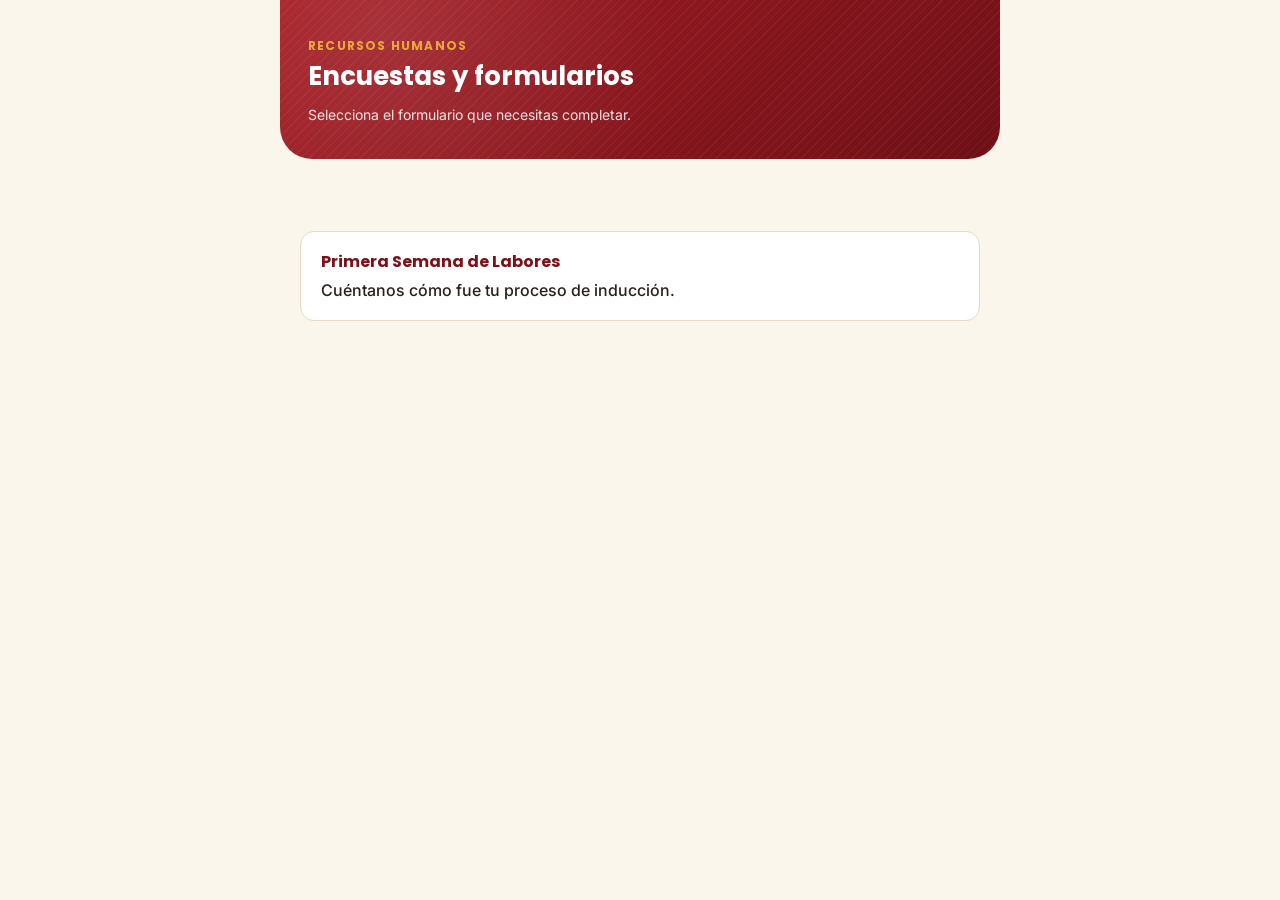
<file: index.html>
<!DOCTYPE html>
<html lang="es">
<head>
<meta charset="UTF-8">
<meta name="viewport" content="width=device-width, initial-scale=1.0">
<title>Recursos Humanos — Encuestas</title>
<link rel="stylesheet" href="styles.css">
<style>
  .links { display: flex; flex-direction: column; gap: 12px; margin-top: 24px; }
  .links a {
    display: block; background: var(--color-surface); border: 1px solid var(--color-border);
    border-radius: var(--radius); padding: 18px 20px; text-decoration: none; color: var(--color-text);
    font-weight: 500;
  }
  .links a:hover { border-color: var(--color-primary); }
  .links a span { display: block; font-family: var(--font-display); font-weight: 700; color: var(--color-primary-dark); margin-bottom: 4px; }
</style>
</head>
<body>
<main class="page">
  <div class="brand-banner">
    <p class="eyebrow">Recursos Humanos</p>
    <h1>Encuestas y formularios</h1>
    <p>Selecciona el formulario que necesitas completar.</p>
  </div>
  <div style="height: 24px;"></div>
  <div class="links">
    <a href="primera-semana-labores.html">
      <span>Primera Semana de Labores</span>
      Cuéntanos cómo fue tu proceso de inducción.
    </a>
  </div>
</main>
</body>
</html>
</file>
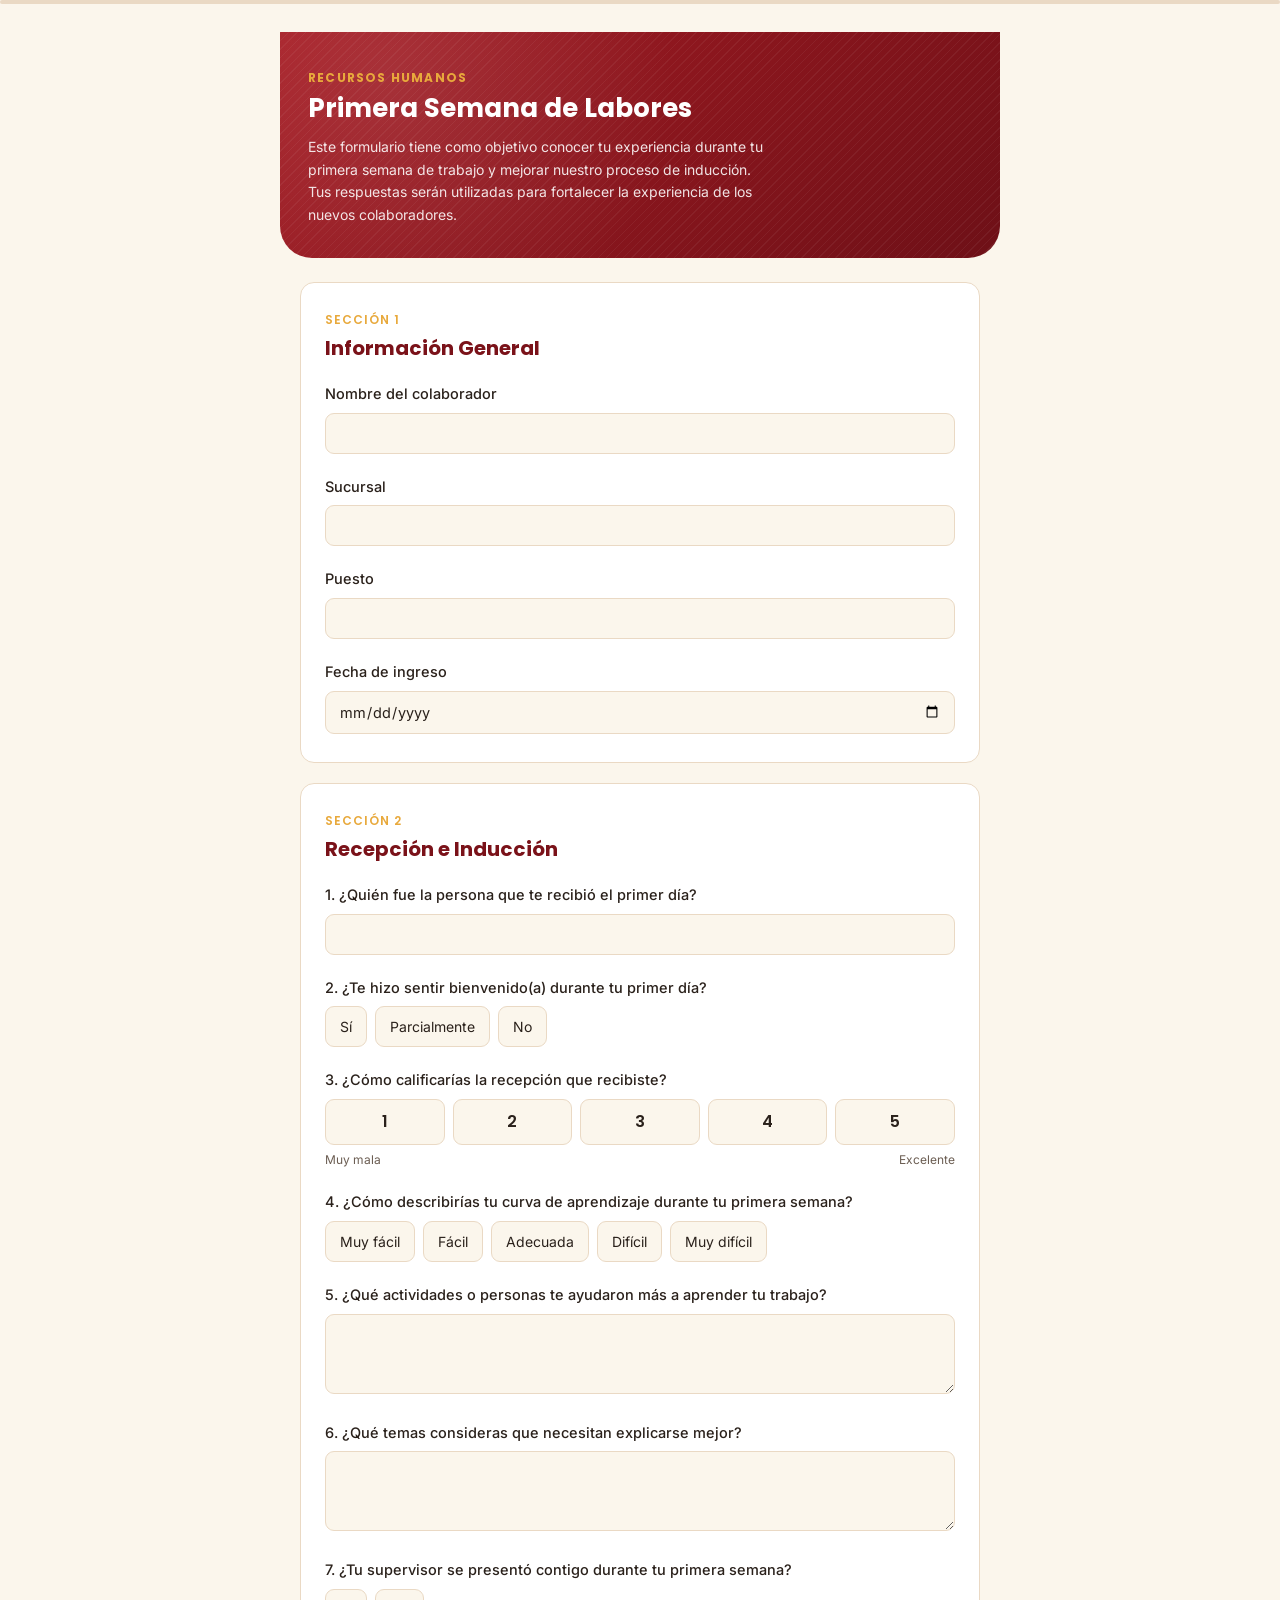
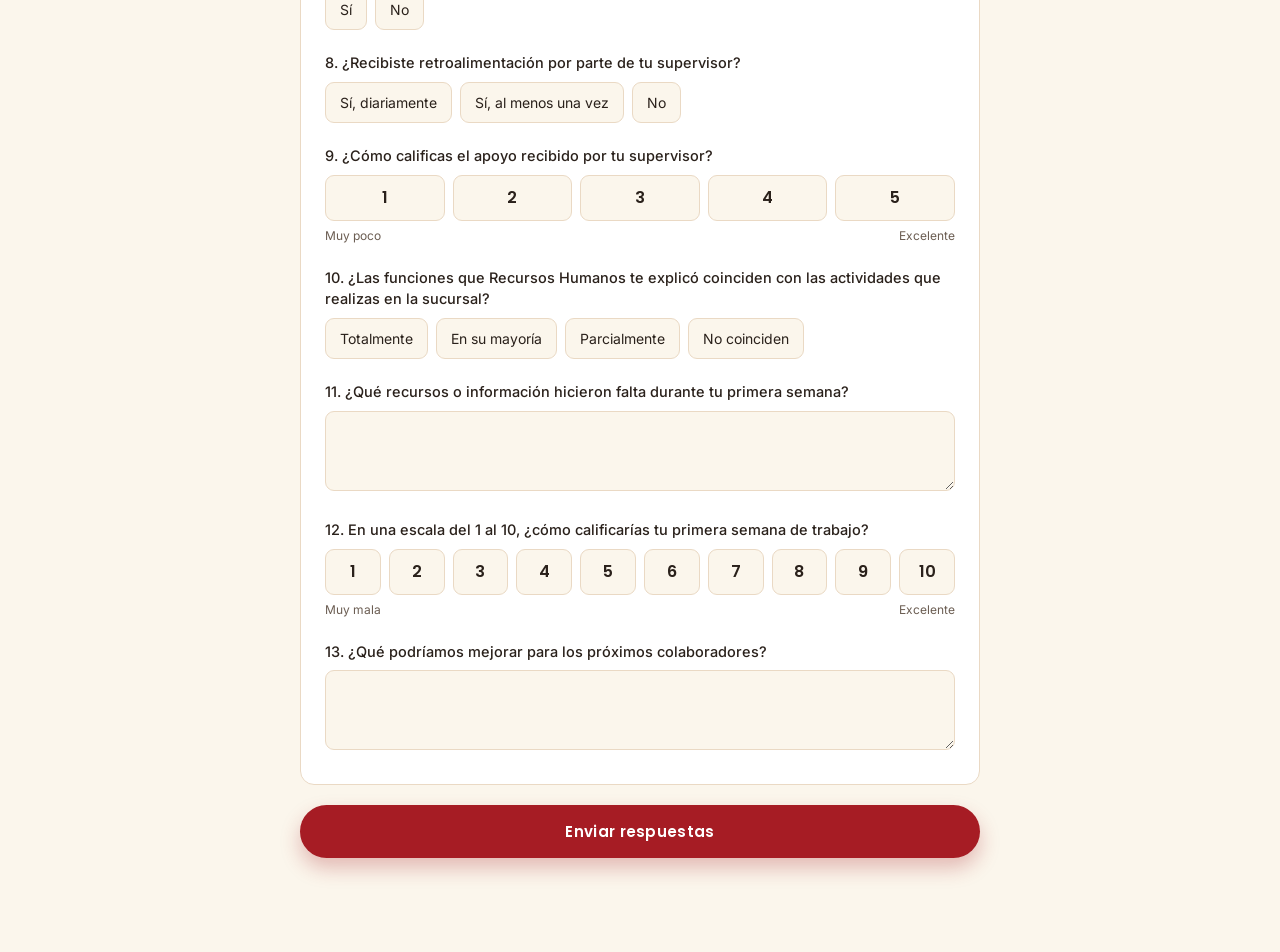
<file: primera-semana-labores.html>
<!DOCTYPE html>
<html lang="es">
<head>
<meta charset="UTF-8">
<meta name="viewport" content="width=device-width, initial-scale=1.0">
<title>Primera Semana de Labores — Encuesta RRHH</title>
<link rel="stylesheet" href="styles.css">
</head>
<body>

<div class="progress-track"><div class="progress-fill" id="progressFill"></div></div>

<main class="page">

  <div id="formView">
    <div class="brand-banner">
      <p class="eyebrow">Recursos Humanos</p>
      <h1>Primera Semana de Labores</h1>
      <p>Este formulario tiene como objetivo conocer tu experiencia durante tu primera semana de trabajo y mejorar nuestro proceso de inducción. Tus respuestas serán utilizadas para fortalecer la experiencia de los nuevos colaboradores.</p>
    </div>

    <form id="surveyForm">

      <section class="section">
        <span class="section-label">Sección 1</span>
        <h2>Información General</h2>

        <div class="field">
          <label class="q" for="nombre">Nombre del colaborador</label>
          <input type="text" id="nombre" name="nombre" required>
        </div>

        <div class="field">
          <label class="q" for="sucursal">Sucursal</label>
          <input type="text" id="sucursal" name="sucursal" required>
        </div>

        <div class="field">
          <label class="q" for="puesto">Puesto</label>
          <input type="text" id="puesto" name="puesto" required>
        </div>

        <div class="field">
          <label class="q" for="fechaIngreso">Fecha de ingreso</label>
          <input type="date" id="fechaIngreso" name="fechaIngreso" required>
        </div>
      </section>

      <section class="section">
        <span class="section-label">Sección 2</span>
        <h2>Recepción e Inducción</h2>

        <div class="field">
          <label class="q" for="quienRecibio">1. ¿Quién fue la persona que te recibió el primer día?</label>
          <input type="text" id="quienRecibio" name="quienRecibio" required>
        </div>

        <div class="field">
          <label class="q">2. ¿Te hizo sentir bienvenido(a) durante tu primer día?</label>
          <div class="options">
            <label><input type="radio" name="bienvenido" value="Sí" required><span>Sí</span></label>
            <label><input type="radio" name="bienvenido" value="Parcialmente"><span>Parcialmente</span></label>
            <label><input type="radio" name="bienvenido" value="No"><span>No</span></label>
          </div>
        </div>

        <div class="field">
          <label class="q">3. ¿Cómo calificarías la recepción que recibiste?</label>
          <div class="scale">
            <label><input type="radio" name="calificacionRecepcion" value="1" required><span>1</span></label>
            <label><input type="radio" name="calificacionRecepcion" value="2"><span>2</span></label>
            <label><input type="radio" name="calificacionRecepcion" value="3"><span>3</span></label>
            <label><input type="radio" name="calificacionRecepcion" value="4"><span>4</span></label>
            <label><input type="radio" name="calificacionRecepcion" value="5"><span>5</span></label>
          </div>
          <div class="scale-caption"><span>Muy mala</span><span>Excelente</span></div>
        </div>

        <div class="field">
          <label class="q">4. ¿Cómo describirías tu curva de aprendizaje durante tu primera semana?</label>
          <div class="options">
            <label><input type="radio" name="curvaAprendizaje" value="Muy fácil" required><span>Muy fácil</span></label>
            <label><input type="radio" name="curvaAprendizaje" value="Fácil"><span>Fácil</span></label>
            <label><input type="radio" name="curvaAprendizaje" value="Adecuada"><span>Adecuada</span></label>
            <label><input type="radio" name="curvaAprendizaje" value="Difícil"><span>Difícil</span></label>
            <label><input type="radio" name="curvaAprendizaje" value="Muy difícil"><span>Muy difícil</span></label>
          </div>
        </div>

        <div class="field">
          <label class="q" for="actividadesAyuda">5. ¿Qué actividades o personas te ayudaron más a aprender tu trabajo?</label>
          <textarea id="actividadesAyuda" name="actividadesAyuda"></textarea>
        </div>

        <div class="field">
          <label class="q" for="temasExplicarMejor">6. ¿Qué temas consideras que necesitan explicarse mejor?</label>
          <textarea id="temasExplicarMejor" name="temasExplicarMejor"></textarea>
        </div>

        <div class="field">
          <label class="q">7. ¿Tu supervisor se presentó contigo durante tu primera semana?</label>
          <div class="options">
            <label><input type="radio" name="supervisorPresento" value="Sí" required><span>Sí</span></label>
            <label><input type="radio" name="supervisorPresento" value="No"><span>No</span></label>
          </div>
        </div>

        <div class="field">
          <label class="q">8. ¿Recibiste retroalimentación por parte de tu supervisor?</label>
          <div class="options">
            <label><input type="radio" name="retroalimentacion" value="Sí, diariamente" required><span>Sí, diariamente</span></label>
            <label><input type="radio" name="retroalimentacion" value="Sí, al menos una vez"><span>Sí, al menos una vez</span></label>
            <label><input type="radio" name="retroalimentacion" value="No"><span>No</span></label>
          </div>
        </div>

        <div class="field">
          <label class="q">9. ¿Cómo calificas el apoyo recibido por tu supervisor?</label>
          <div class="scale">
            <label><input type="radio" name="apoyoSupervisor" value="1" required><span>1</span></label>
            <label><input type="radio" name="apoyoSupervisor" value="2"><span>2</span></label>
            <label><input type="radio" name="apoyoSupervisor" value="3"><span>3</span></label>
            <label><input type="radio" name="apoyoSupervisor" value="4"><span>4</span></label>
            <label><input type="radio" name="apoyoSupervisor" value="5"><span>5</span></label>
          </div>
          <div class="scale-caption"><span>Muy poco</span><span>Excelente</span></div>
        </div>

        <div class="field">
          <label class="q">10. ¿Las funciones que Recursos Humanos te explicó coinciden con las actividades que realizas en la sucursal?</label>
          <div class="options">
            <label><input type="radio" name="funcionesCoinciden" value="Totalmente" required><span>Totalmente</span></label>
            <label><input type="radio" name="funcionesCoinciden" value="En su mayoría"><span>En su mayoría</span></label>
            <label><input type="radio" name="funcionesCoinciden" value="Parcialmente"><span>Parcialmente</span></label>
            <label><input type="radio" name="funcionesCoinciden" value="No coinciden"><span>No coinciden</span></label>
          </div>
          <div class="conditional" id="diferenciasWrap">
            <label class="q" for="diferencias">Si hubo diferencias, ¿cuáles fueron?</label>
            <textarea id="diferencias" name="diferencias"></textarea>
          </div>
        </div>

        <div class="field">
          <label class="q" for="recursosFaltantes">11. ¿Qué recursos o información hicieron falta durante tu primera semana?</label>
          <textarea id="recursosFaltantes" name="recursosFaltantes"></textarea>
        </div>

        <div class="field">
          <label class="q">12. En una escala del 1 al 10, ¿cómo calificarías tu primera semana de trabajo?</label>
          <div class="scale">
            <label><input type="radio" name="calificacionGeneral" value="1" required><span>1</span></label>
            <label><input type="radio" name="calificacionGeneral" value="2"><span>2</span></label>
            <label><input type="radio" name="calificacionGeneral" value="3"><span>3</span></label>
            <label><input type="radio" name="calificacionGeneral" value="4"><span>4</span></label>
            <label><input type="radio" name="calificacionGeneral" value="5"><span>5</span></label>
            <label><input type="radio" name="calificacionGeneral" value="6"><span>6</span></label>
            <label><input type="radio" name="calificacionGeneral" value="7"><span>7</span></label>
            <label><input type="radio" name="calificacionGeneral" value="8"><span>8</span></label>
            <label><input type="radio" name="calificacionGeneral" value="9"><span>9</span></label>
            <label><input type="radio" name="calificacionGeneral" value="10"><span>10</span></label>
          </div>
          <div class="scale-caption"><span>Muy mala</span><span>Excelente</span></div>
        </div>

        <div class="field">
          <label class="q" for="mejoras">13. ¿Qué podríamos mejorar para los próximos colaboradores?</label>
          <textarea id="mejoras" name="mejoras"></textarea>
        </div>
      </section>

      <button type="submit" class="submit" id="submitBtn">Enviar respuestas</button>
      <p class="status-msg" id="statusMsg"></p>
    </form>
  </div>

  <div id="confirmView" class="confirm" style="display:none;">
    <div class="brand-banner">
      <p class="eyebrow">Recursos Humanos</p>
      <h1>¡Gracias por tu tiempo!</h1>
      <p>Tus respuestas fueron enviadas correctamente y nos ayudarán a mejorar la experiencia de los próximos colaboradores.</p>
    </div>
  </div>

</main>

<script src="config.js"></script>
<script src="primera-semana-labores.js"></script>
</body>
</html>
</file>
<file: styles.css>
@import url('https://fonts.googleapis.com/css2?family=Poppins:wght@500;600;700&family=Inter:wght@400;500;600&display=swap');

:root {
  --color-bg: #FBF6EC;
  --color-surface: #FFFFFF;
  --color-primary: #A61C24;
  --color-primary-dark: #7A1219;
  --color-accent: #E8A93C;
  --color-accent-soft: #FBEFD7;
  --color-text: #2A211B;
  --color-text-soft: #6B5D52;
  --color-border: #EAD9C4;
  --color-danger: #B3492E;
  --font-display: 'Poppins', sans-serif;
  --font-body: 'Inter', sans-serif;
  --radius: 14px;
}

* { box-sizing: border-box; }

body {
  margin: 0;
  background: var(--color-bg);
  color: var(--color-text);
  font-family: var(--font-body);
  line-height: 1.5;
  -webkit-font-smoothing: antialiased;
}

.page {
  max-width: 720px;
  margin: 0 auto;
  padding: 0 20px 80px;
}

/* Banner de marca Pinulito con textura sutil — contiene el título y la descripción */
.brand-banner {
  position: relative;
  margin: 0 -20px 24px;
  padding: 36px 28px 32px;
  background-color: #8C1620;
  background-image:
    repeating-linear-gradient(135deg, rgba(255,255,255,0.05) 0px, rgba(255,255,255,0.05) 1px, transparent 1px, transparent 6px),
    radial-gradient(circle at 15% 20%, rgba(255,255,255,0.10), transparent 45%),
    linear-gradient(135deg, var(--color-primary), #6E1017);
  border-radius: 0 0 32px 32px;
}
.brand-banner .eyebrow {
  margin: 0 0 6px;
  font-family: var(--font-display);
  font-weight: 700;
  font-size: 12px;
  letter-spacing: 0.1em;
  text-transform: uppercase;
  color: var(--color-accent);
}
.brand-banner h1 {
  margin: 0 0 12px;
  font-family: var(--font-display);
  font-weight: 700;
  font-size: 26px;
  line-height: 1.2;
  color: #fff;
}
.brand-banner p {
  margin: 0;
  font-size: 14px;
  line-height: 1.6;
  color: rgba(255, 255, 255, 0.88);
  max-width: 52ch;
}
/* Barra de progreso funcional */
.progress-track {
  position: sticky;
  top: 0;
  height: 4px;
  background: var(--color-border);
  border-radius: 2px;
  margin-bottom: 28px;
  overflow: hidden;
  z-index: 10;
}
.progress-fill {
  height: 100%;
  width: 0%;
  background: var(--color-primary);
  transition: width 0.2s ease;
}

.section {
  background: var(--color-surface);
  border: 1px solid var(--color-border);
  border-radius: var(--radius);
  padding: 28px 24px;
  margin-bottom: 20px;
}

.section-label {
  font-family: var(--font-display);
  font-weight: 600;
  font-size: 12px;
  letter-spacing: 0.08em;
  text-transform: uppercase;
  color: var(--color-accent);
  display: block;
  margin-bottom: 4px;
}
.section h2 {
  font-family: var(--font-display);
  font-size: 20px;
  margin: 0 0 20px;
  color: var(--color-primary-dark);
}

.field {
  margin-bottom: 22px;
}
.field:last-child { margin-bottom: 0; }

.field label.q {
  display: block;
  font-weight: 500;
  font-size: 14.5px;
  margin-bottom: 8px;
  color: var(--color-text);
}

input[type="text"],
input[type="date"],
textarea,
select {
  width: 100%;
  font-family: var(--font-body);
  font-size: 14.5px;
  padding: 11px 13px;
  border: 1px solid var(--color-border);
  border-radius: 9px;
  background: var(--color-bg);
  color: var(--color-text);
}
textarea { min-height: 80px; resize: vertical; }
input:focus, textarea:focus, select:focus {
  outline: 2px solid var(--color-primary);
  outline-offset: 1px;
  background: var(--color-surface);
}

.options {
  display: flex;
  flex-wrap: wrap;
  gap: 8px;
}
.options label {
  border: 1px solid var(--color-border);
  border-radius: 9px;
  padding: 9px 14px;
  font-size: 14px;
  cursor: pointer;
  background: var(--color-bg);
  transition: border-color 0.15s, background 0.15s;
}
.options input { position: absolute; opacity: 0; width: 0; height: 0; }
.options input:checked + span {
  color: var(--color-primary-dark);
}
.options label:has(input:checked) {
  border-color: var(--color-primary);
  background: var(--color-accent-soft);
  font-weight: 500;
}

.scale {
  display: flex;
  gap: 8px;
}
.scale label {
  flex: 1;
  text-align: center;
  border: 1px solid var(--color-border);
  border-radius: 9px;
  padding: 10px 0;
  cursor: pointer;
  font-family: var(--font-display);
  font-weight: 600;
  background: var(--color-bg);
}
.scale input { position: absolute; opacity: 0; width: 0; height: 0; }
.scale label:has(input:checked) {
  border-color: var(--color-primary);
  background: var(--color-primary);
  color: #fff;
}
.scale-caption {
  display: flex;
  justify-content: space-between;
  font-size: 12px;
  color: var(--color-text-soft);
  margin-top: 6px;
}

.conditional {
  margin-top: 12px;
  display: none;
}
.conditional.visible { display: block; }

.hint {
  font-size: 12.5px;
  color: var(--color-text-soft);
  margin-top: 6px;
}

button.submit {
  font-family: var(--font-display);
  font-weight: 600;
  font-size: 15px;
  letter-spacing: 0.02em;
  color: #fff;
  background: var(--color-primary);
  border: none;
  border-radius: 999px;
  padding: 15px 28px;
  cursor: pointer;
  width: 100%;
  box-shadow: 0 10px 20px rgba(166, 28, 36, 0.28);
  transition: background 0.15s, transform 0.1s;
}
button.submit:hover { background: var(--color-primary-dark); transform: translateY(-1px); }
button.submit:disabled { opacity: 0.6; cursor: not-allowed; }

.status-msg {
  text-align: center;
  font-size: 14px;
  margin-top: 14px;
}
.status-msg.error { color: var(--color-danger); }

.confirm {
  padding: 0 0 40px;
}

@media (max-width: 480px) {
  .brand-banner h1 { font-size: 22px; }
  .section { padding: 22px 16px; }
  .scale { flex-wrap: wrap; }
  .scale label { min-width: 40px; }
}
</file>
